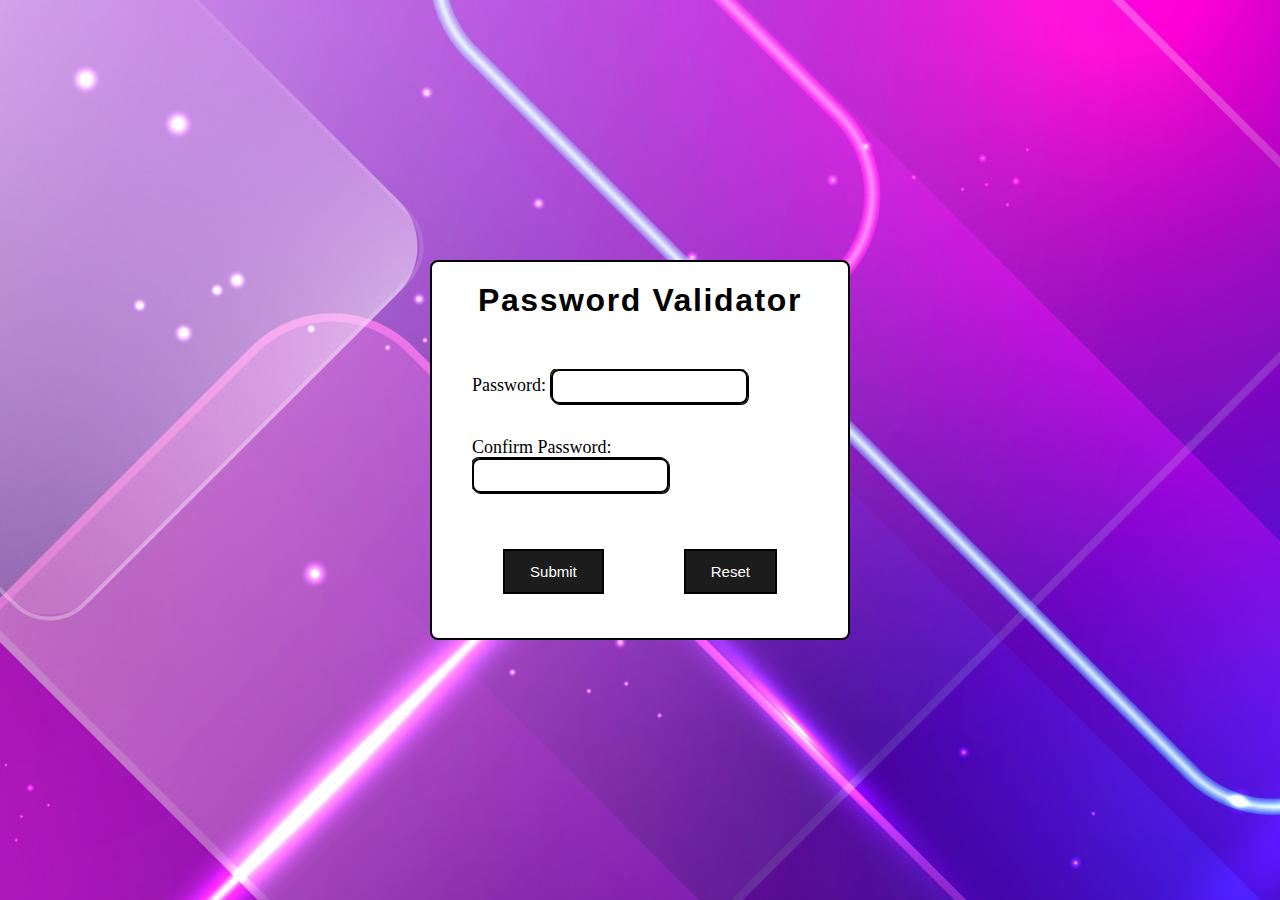
<file: index.html>
<!DOCTYPE html>
<html lang="en">
<head>
    <meta charset="UTF-8">
    <meta http-equiv="X-UA-Compatible" content="IE=edge">
    <meta name="viewport" content="width=device-width, initial-scale=1.0">
    <title>Password validator</title>
    <!-- Adding css -->
    <link rel="stylesheet" href="./style.css">
</head>
<body>
    <div class="conatiner">
        <h1>Password Validator</h1> 
        <form>
           <label for="Password">Password: <input type="password" required id="Pinput" ></label>
            <br>
           <label for="Confirm Password:">Confirm Password: <input type="password" required id="Cinput"></label>
           <br>
           <p id="display"></p>
        </form>
        <div class="btn">
        <button id="Submit">Submit</button>
        <button id="Reset">Reset</button> 
        </div>
    </div>
    <script src="./script.js"></script>
</body>
</html>
</file>
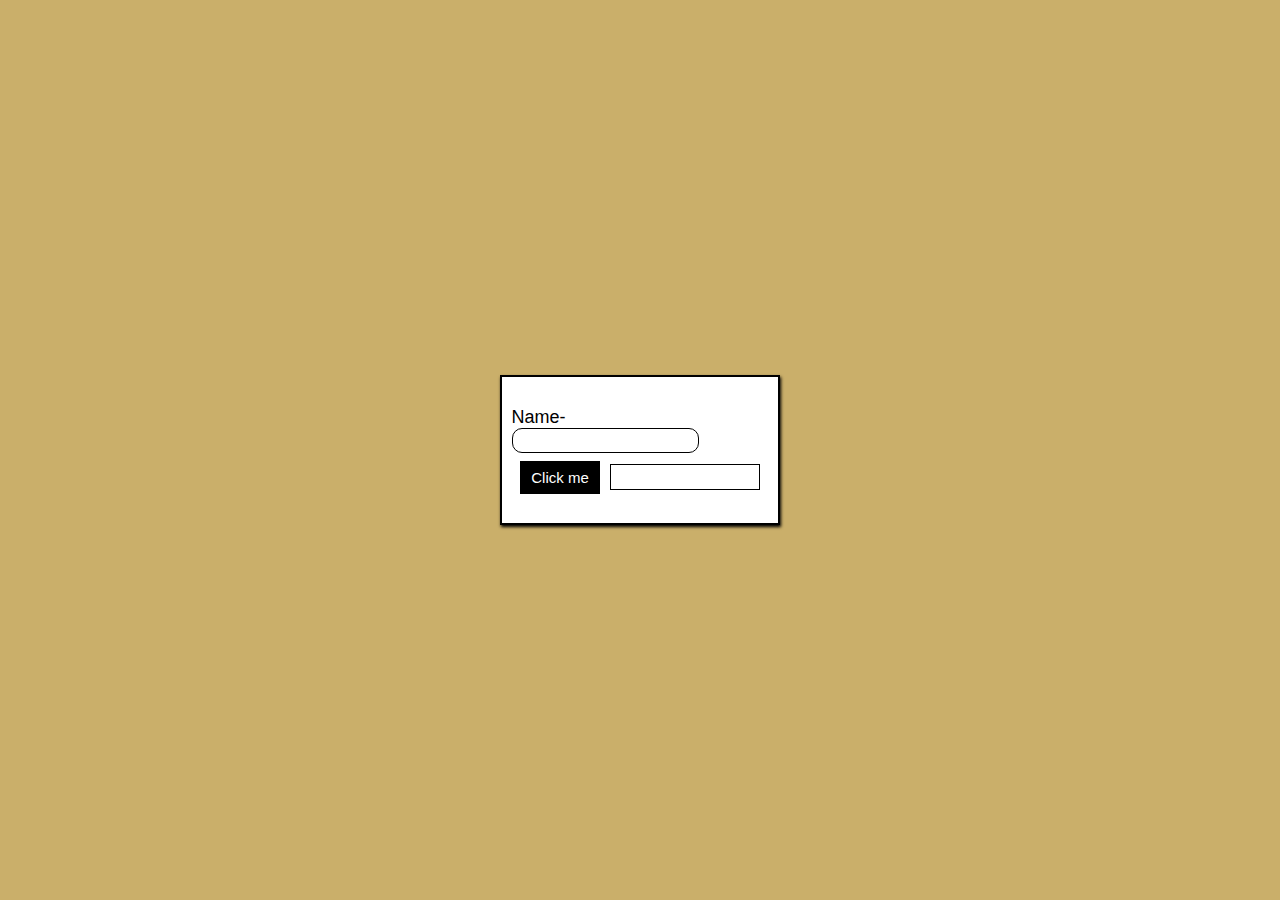
<file: Capitalize Project/index.html>
<!DOCTYPE html>
<html lang="en">
<head>
    <meta charset="UTF-8">
    <meta name="viewport" content="width=device-width, initial-scale=1.0">
    <title>CAPITALIZE PROJECT</title>
    <!-- CSS LINK -->
    <link rel="stylesheet" href="./style.css">
</head>
<body>
    <div class="container">
        <div class="input-field">
            <p>Name-</p>
            <input type="text" required id="input">
        </div>
        <div class="result-field">
            <button id="btn">Click me</button>
            <p id="result"></p>
        </div>
    </div>

    <!-- JavaScript FILE -->
    <script src="./script.js"></script>
</body>
</html>
</file>
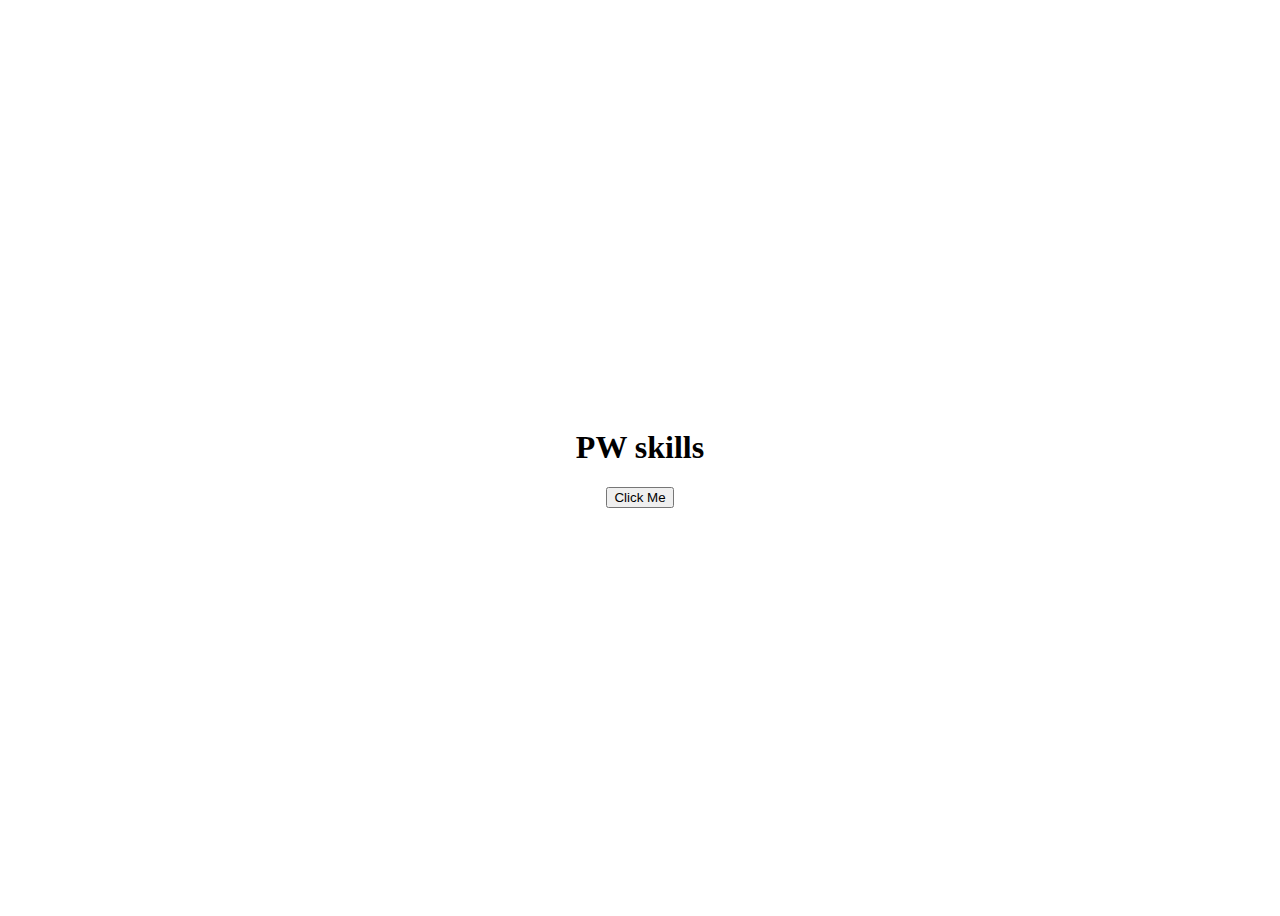
<file: Change Text on Button click./index.html>
<!DOCTYPE html>
<html lang="en">
  <head>
    <meta charset="UTF-8" />
    <meta http-equiv="X-UA-Compatible" content="IE=edge" />
    <meta name="viewport" content="width=device-width, initial-scale=1.0" />
    <title>Change Text on Button click</title>
   <!-- CSS LINK HERE -->
   <link rel="stylesheet" href="./style.css">
   
  </head>
  <body>
    <h1>PW skills</h1>
    <button onclick="toggleText()">Click Me</button>

    <!-- JAVASCRIPT LINK HERE -->
    <script src="./script.js"></script>
  </body>
</html>
</file>
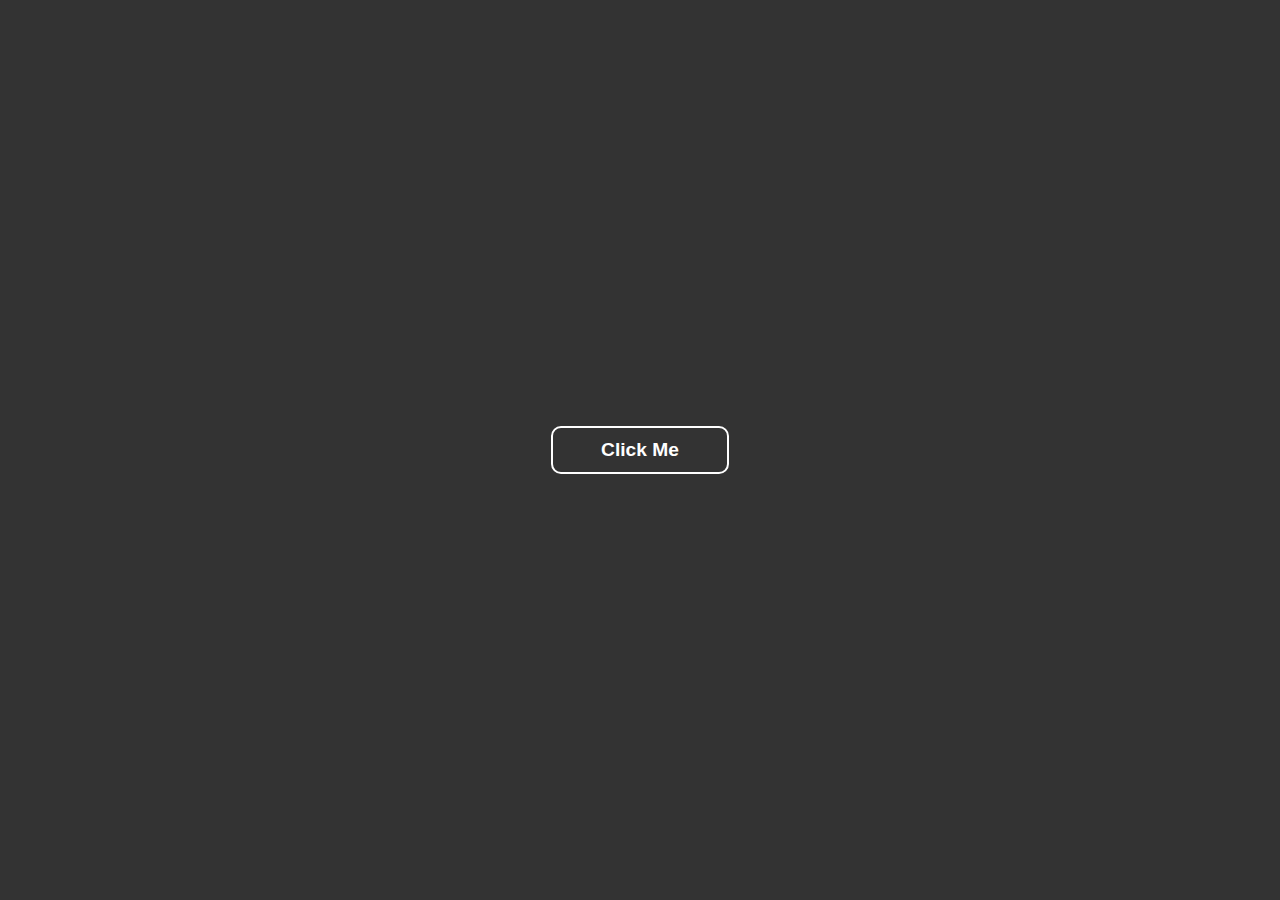
<file: Change the color on click/index.html>
<!DOCTYPE html>
<html lang="en">
  <head>
    <meta charset="UTF-8" />
    <meta http-equiv="X-UA-Compatible" content="IE=edge" />
    <meta name="viewport" content="width=device-width, initial-scale=1.0" />
    <title>random - color</title>
    <style>
      * {
        margin: 0;
        padding: 0;
      }

      body {
        height: 100vh;
        display: flex;
        justify-content: center;
        align-items: center;
        background-color: #333;
        transition: all 0.3s ease;
      }

      button {
        padding: 0.7rem 3rem;
        border-radius: 10px;
        font-size: 1.2rem;
        transition: all 0.5s ease;
        background-color: aliceblue;
        border: 2px solid #ffffff;
        position: relative;
        background-color: rgba(99, 99, 99, 0);
        overflow: hidden;
        font-weight: 600;
        color: rgb(255, 255, 255);
        z-index: 100;
      }

      button::after {
        content: "";
        width: 0%;
        height: 100%;
        background-color: rgb(199, 180, 31);
        position: absolute;
        top: 0;
        left: 0;
        z-index: -1;
        transition: all 0.5s ease;
      }
      button:hover::after {
        width: 100%;
      }
      button:hover {
        color: #000000;
      }
    </style>
  </head>

  <body>
    <button>Click Me</button>

    <script src="./script.js"></script>
  </body>
</html>
</file>
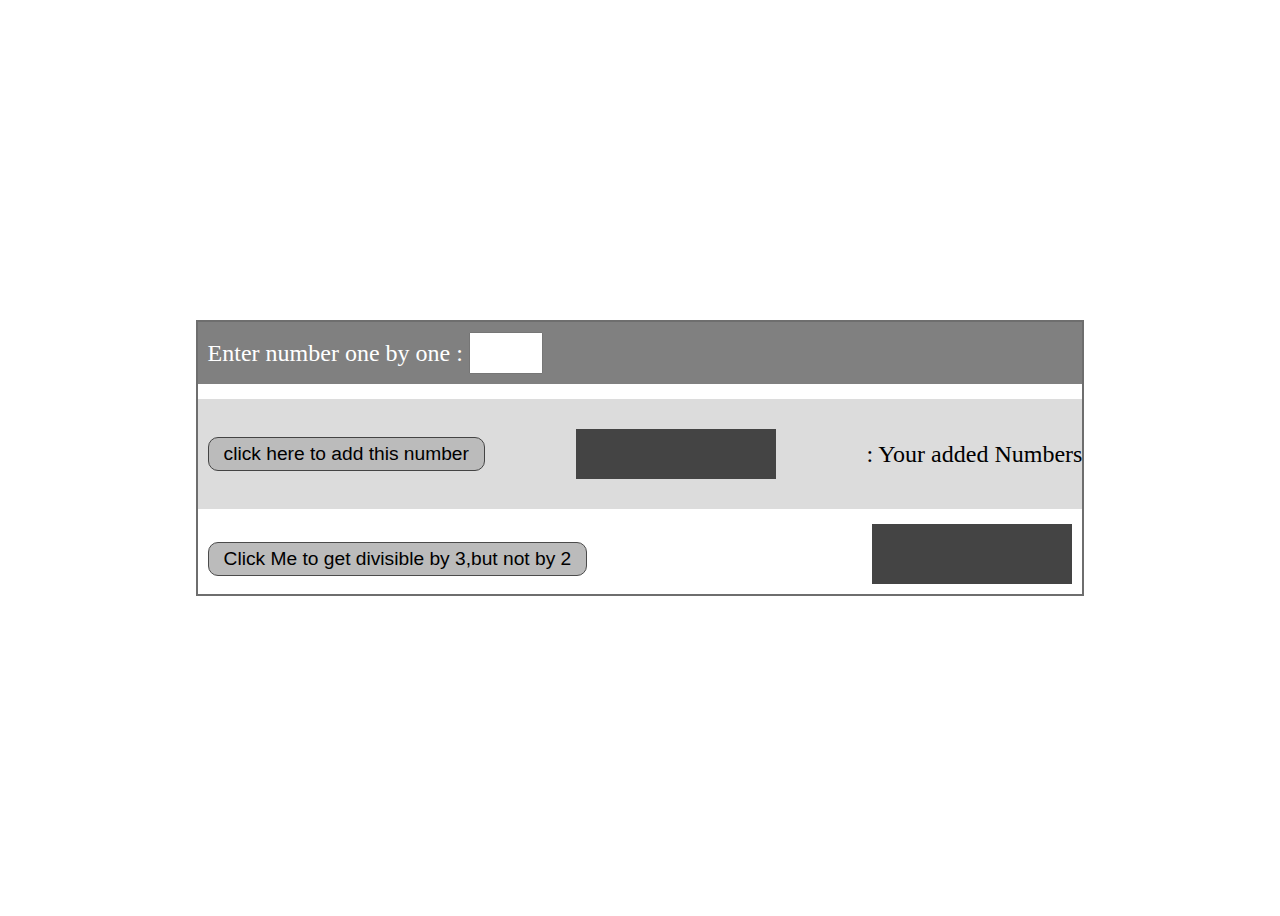
<file: Check for Visibility/index.html>
<!DOCTYPE html>
<html lang="en">
  <head>
    <meta charset="UTF-8" />
    <meta http-equiv="X-UA-Compatible" content="IE=edge" />
    <meta name="viewport" content="width=device-width, initial-scale=1.0" />
    <title>Document</title>
    <!-- CSS LINK HERE -->
    <link rel="stylesheet" href="./style.css" />
  </head>

  <body>
    <!-- START PROJECT -->
    <div class="container">
      <label for=""
        >Enter number one by one : <input type="number" name="" value=""
      /></label>

      <section class="middle">
        <input type="button" value="click here to add this number" />

        <span class="allnumbers"></span>
        <p>: Your added Numbers</p>
      </section>
      <section class="bottom">
        <input
          type="button"
          value="Click Me to get divisible by 3,but not by 2"
        />
        <div class="display"></div>
      </section>
    </div>
    <!-- JAVASCRIPT LINK HERE -->
    <script src="./script.js"></script>
  </body>
</html>
</file>
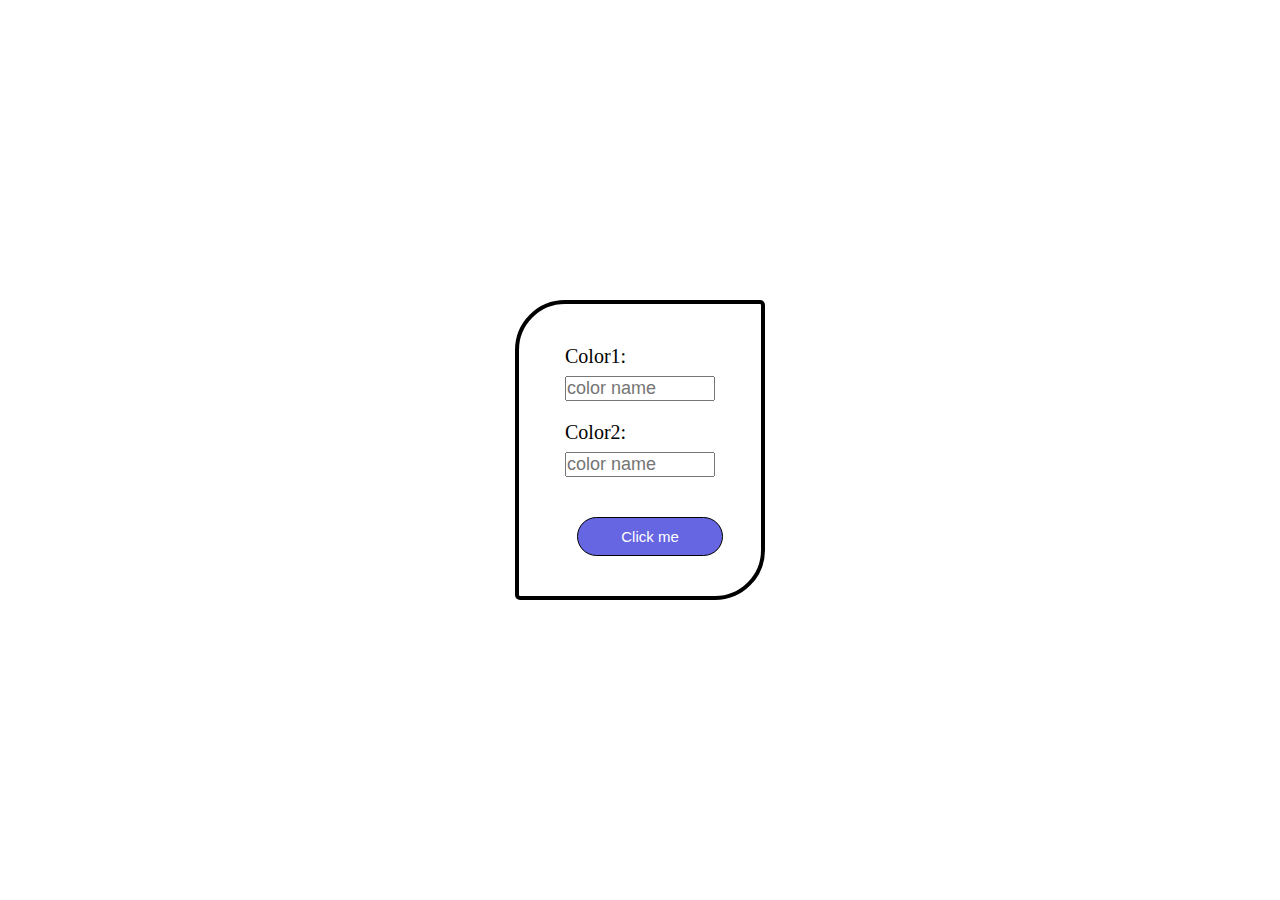
<file: Color Mixer/index.html>
<!DOCTYPE html>
<html lang="en">
  <head>
    <meta charset="UTF-8" />
    <meta http-equiv="X-UA-Compatible" content="IE=edge" />
    <meta name="viewport" content="width=device-width, initial-scale=1.0" />
    <title>COLOR MIXER PROJECT</title>
  </head>
  <!-- CSS FILE LINK -->
  <link rel="stylesheet" href="./style.css" />
  <body>
    <!-- PROJECT START -->
    <div class="box">

        <!-- COLOR BOX 1 -->
      <div class="color1">
        <p>Color1:</p>
        <input type="text" id="color1" placeholder="color name" />
      </div>

      <!-- COLOR BOX 2 -->
      <div class="color2">
        <p>Color2:</p>
        <input type="text" id="color2" placeholder="color name" />
      </div>

      <!-- BUTTON -->
      <button id="btn" onclick="chagecolor()">Click me</button>
    </div>

    <!-- SCRIPT FILE-->
    <script src="./script.js"></script>
  </body>
</html>
</file>
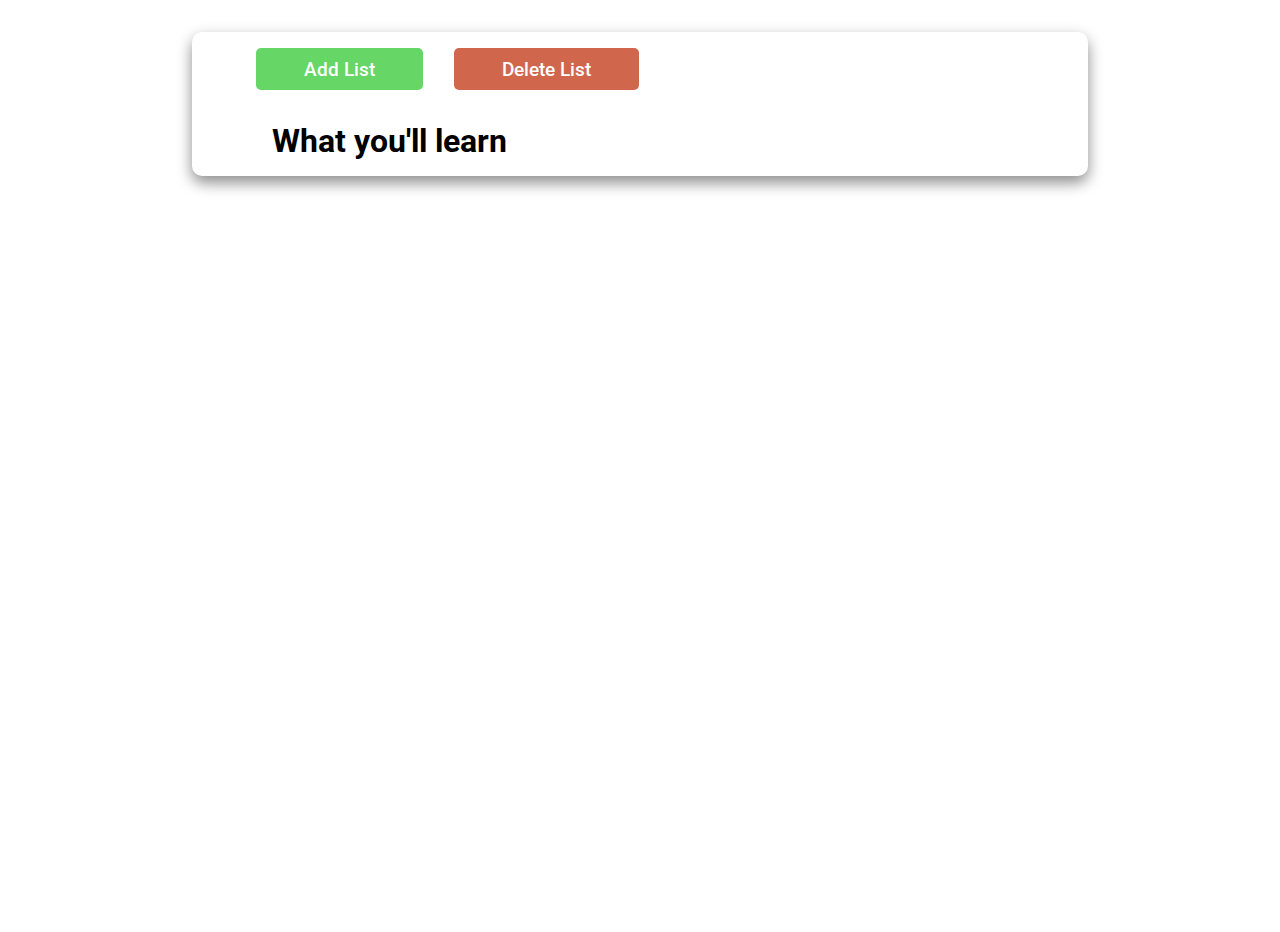
<file: Dynamically Adding List Items to an Ordered List/index.html>
<!DOCTYPE html>
<html lang="en">
<head>
    <meta charset="UTF-8">
    <meta http-equiv="X-UA-Compatible" content="IE=edge">
    <meta name="viewport" content="width=device-width, initial-scale=1.0">
    <title>Dynamically adding list item</title>
    <!-- css  -->
    <link rel="stylesheet" href="./style.css">

    <link rel="stylesheet" href="https://cdnjs.cloudflare.com/ajax/libs/font-awesome/6.4.0/css/all.min.css" integrity="sha512-iecdLmaskl7CVkqkXNQ/ZH/XLlvWZOJyj7Yy7tcenmpD1ypASozpmT/E0iPtmFIB46ZmdtAc9eNBvH0H/ZpiBw==" crossorigin="anonymous" referrerpolicy="no-referrer" />
</head>
<body>
    <div class="container">
        <div class="btns">
            <button onclick="add()">Add List</button>
            <button onclick="del()">Delete List</button>
        </div>
        <div class="lists">
            <h2>What you'll learn</h2>
            <ul>
                
            </ul>
        </div>
    </div>

    <script src="./script.js"></script>
</body>
</html>
</file>
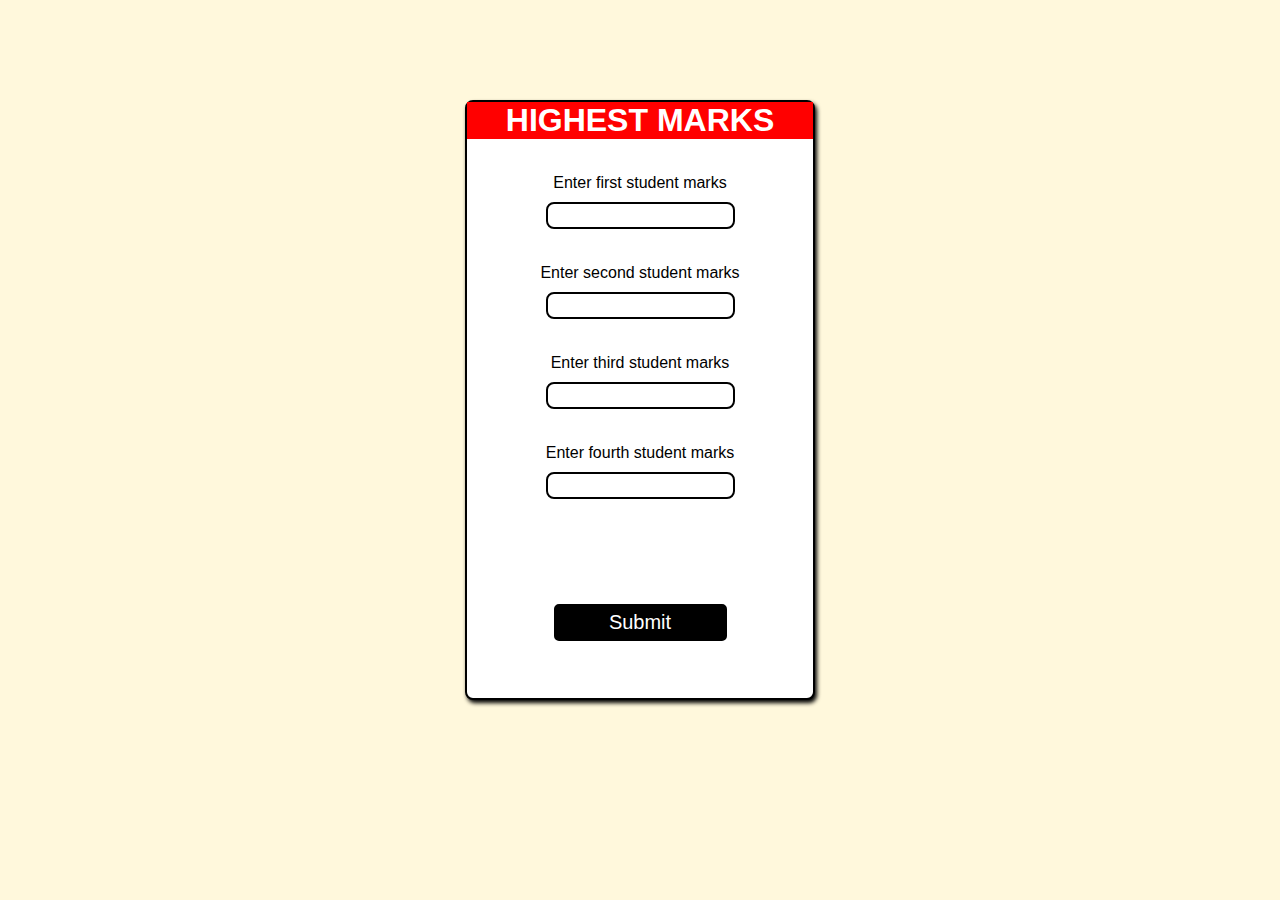
<file: Highest Marks/index.html>
<!DOCTYPE html>
<html lang="en">
<head>
    <meta charset="UTF-8">
    <meta name="viewport" content="width=device-width, initial-scale=1.0">
    <title>Highest Marks</title>
</head>
<!-- Adding css file -->
<link rel="stylesheet" href="./style.css">
<body>
    <div class="box">
        <h1>HIGHEST MARKS</h1>
        <p>Enter first student marks </p>
        <input type="number" required class="input" id="student1">
        <p>Enter second student marks </p>
        <input type="number" required class="input"  id="student2">
        <p>Enter third student marks </p>
        <input type="number" required class="input"  id="student3">
        <p>Enter fourth student marks </p>
        <input type="number" required class="input"  id="student4">
        <p id="display"></p>
        <button id="submit-btn" onclick="findHighestMarks()"> Submit </button>
      
        
    </div>
    <script src="./script.js"></script>
</body>
</html>
</file>
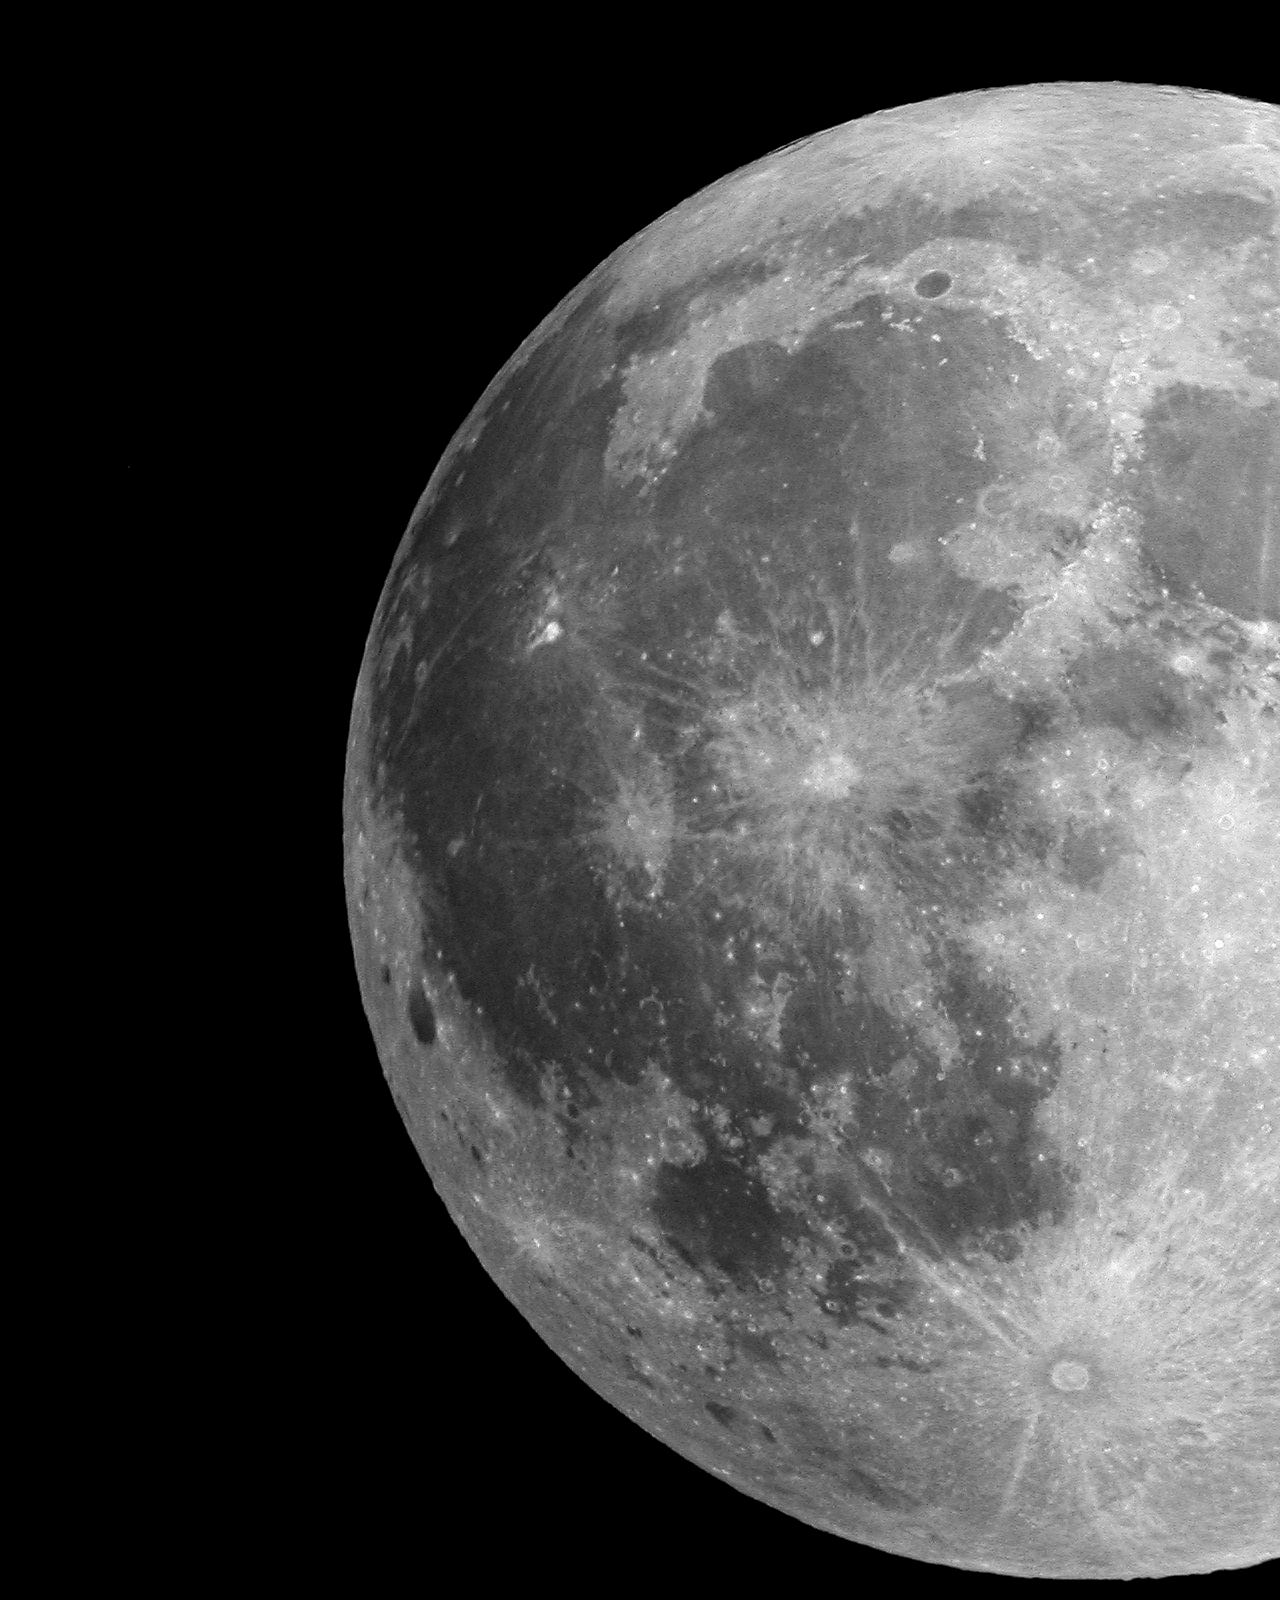
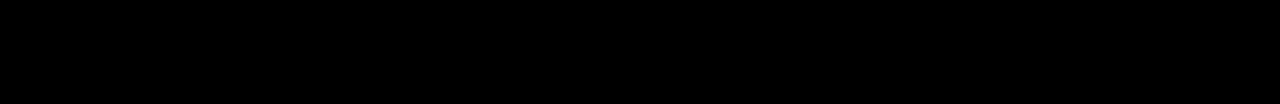
<file: Move the Image/index.html>
<!DOCTYPE html>
<html lang="en">
  <head>
    <meta charset="UTF-8" />
    <meta http-equiv="X-UA-Compatible" content="IE=edge" />
    <meta name="viewport" content="width=device-width, initial-scale=1.0" />
    <title>Document</title>
    <!-- CSS LINK HERE -->
    <link rel="stylesheet" href="./style.css">

  </head>
  <body>
    <!-- PROJECT START -->
    <img id="image" src="./pngwing.com (19).png" />

    <!-- JAVASCRIPT LINK HERE -->
    <script src="./script.js"></script>
  </body>
</html>
</file>
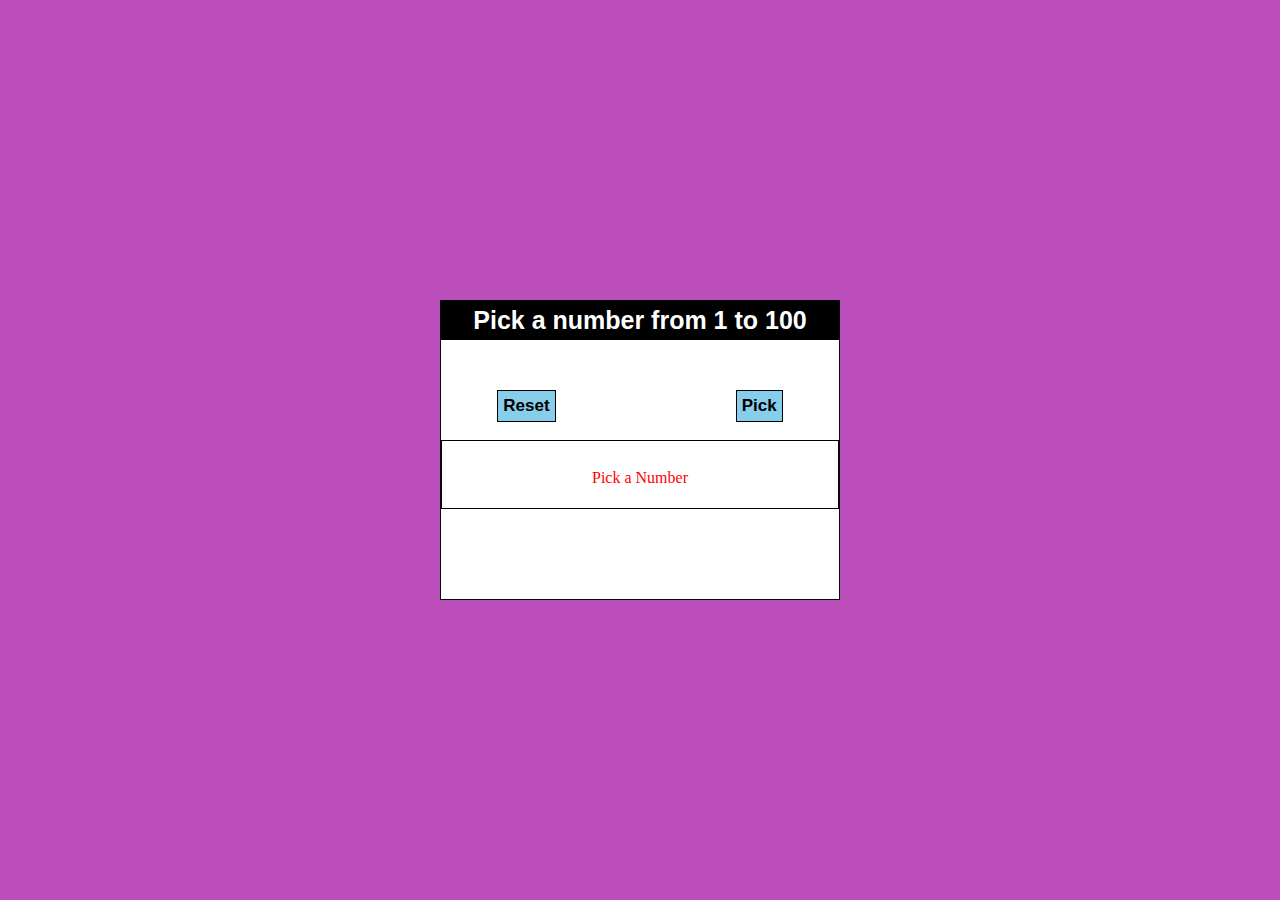
<file: Random Number Generator/index.html>
<!DOCTYPE html>
<html lang="en">
<head>
    <meta charset="UTF-8">
    <meta name="viewport" content="width=device-width, initial-scale=1.0">
    <title>RANDOM NUMBER GENERATOR</title>
    <!-- CSS LINK -->
    <link rel="stylesheet" href="./style.css">
</head>
<body>
    <div class="card">
        <h1>Pick a number from 1 to 100</h1>
        <div class="btn">
            <button id="reset-btn">Reset</button>
            <button id="pick-btn">Pick</button>
        </div>
        <p id="displayResult">Pick a Number</p>
    </div>

    <!-- JAVASCRIPT LINK FILE -->
    <script src="./script.js"></script>
</body>
</html>
</file>
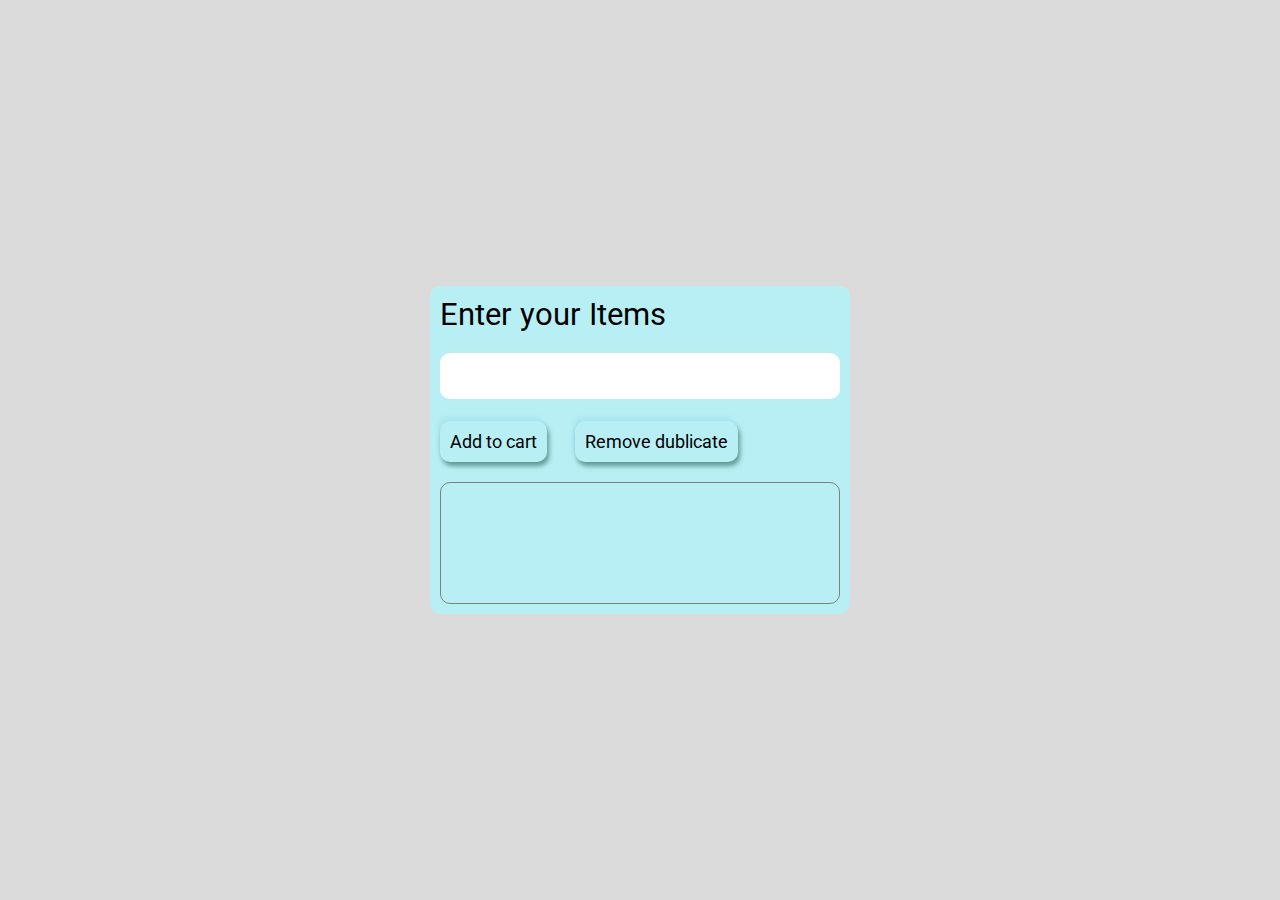
<file: Remove Duplicates/index.html>
<!DOCTYPE html>
<html lang="en">

<head>
    <meta charset="UTF-8">
    <meta http-equiv="X-UA-Compatible" content="IE=edge">
    <meta name="viewport" content="width=device-width, initial-scale=1.0">
    <title>Document</title>

    <!-- CSS LINK HERE -->
    <link rel="stylesheet" href="./style.css">
</head>

<body>
    <!--    PROJECT START -->
    <div class="container">
        <label for="">Enter your Items</label>
        <input type="text" value="">

        <!-- BUTTON -->
        <div class="btns">
            <button class="addBtn">Add to cart</button>
            <button class="removeDublicate" >Remove dublicate</button>
        </div>
        <ul></ul>
    </div>
    <!-- JAVASCRIPT LINK HERE -->
    <script src="./script.js"></script>
</body>

</html>
</file>
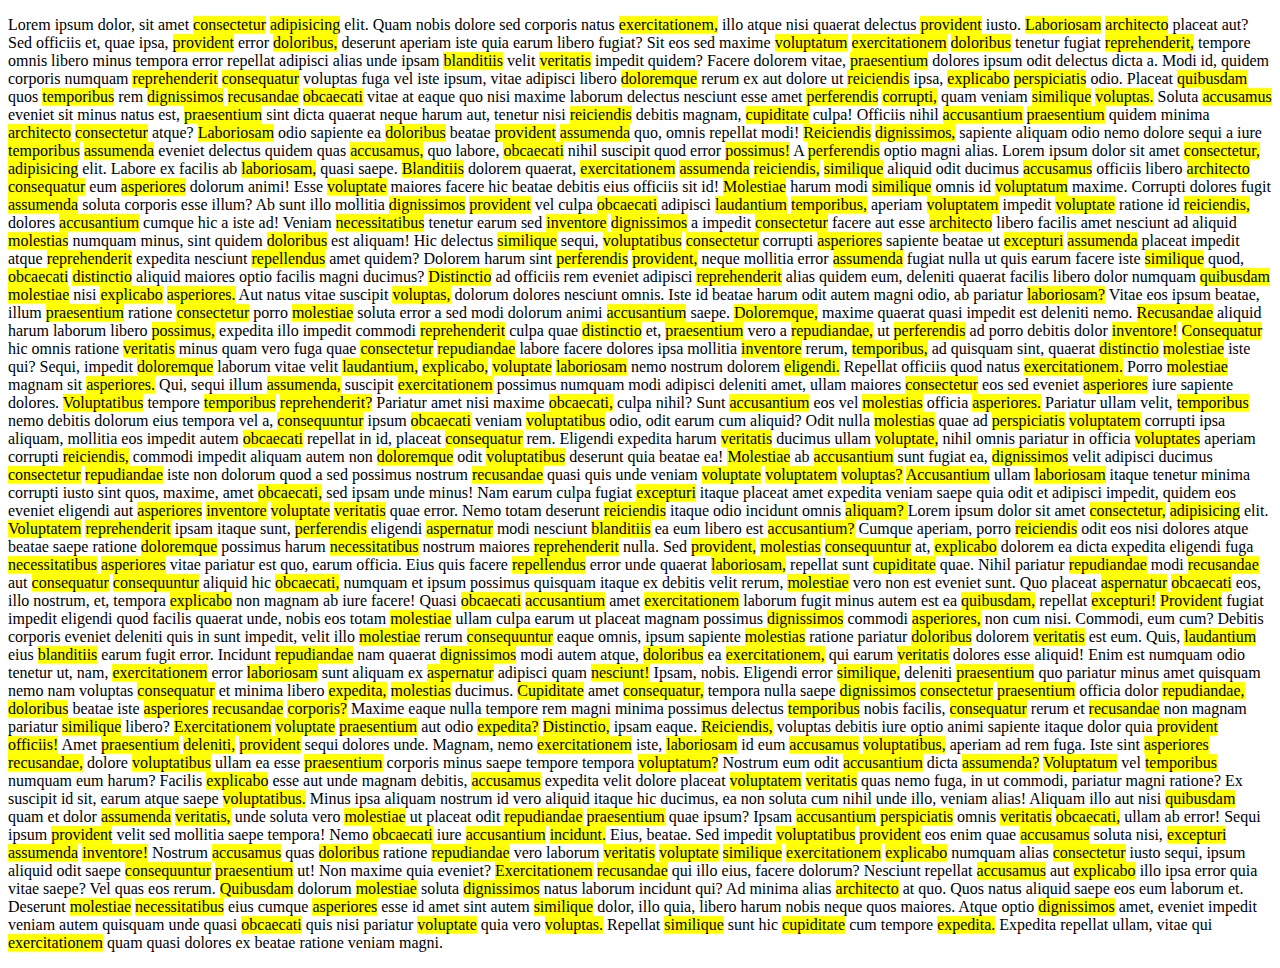
<file: Text Highlighting/index.html>
<!DOCTYPE html>
<html lang="en">
<head>
    <meta charset="UTF-8">
    <meta http-equiv="X-UA-Compatible" content="IE=edge">
    <meta name="viewport" content="width=device-width, initial-scale=1.0">
    <title>Document</title>
</head>
<body>
    <p>Lorem ipsum dolor, sit amet consectetur adipisicing elit. Quam nobis dolore sed corporis natus exercitationem, illo atque nisi quaerat delectus provident iusto. Laboriosam architecto placeat aut? Sed officiis et, quae ipsa, provident error doloribus, deserunt aperiam iste quia earum libero fugiat? Sit eos sed maxime voluptatum exercitationem doloribus tenetur fugiat reprehenderit, tempore omnis libero minus tempora error repellat adipisci alias unde ipsam blanditiis velit veritatis impedit quidem? Facere dolorem vitae, praesentium dolores ipsum odit delectus dicta a. Modi id, quidem corporis numquam reprehenderit consequatur voluptas fuga vel iste ipsum, vitae adipisci libero doloremque rerum ex aut dolore ut reiciendis ipsa, explicabo perspiciatis odio. Placeat quibusdam quos temporibus rem dignissimos recusandae obcaecati vitae at eaque quo nisi maxime laborum delectus nesciunt esse amet perferendis corrupti, quam veniam similique voluptas. Soluta accusamus eveniet sit minus natus est, praesentium sint dicta quaerat neque harum aut, tenetur nisi reiciendis debitis magnam, cupiditate culpa! Officiis nihil accusantium praesentium quidem minima architecto consectetur atque? Laboriosam odio sapiente ea doloribus beatae provident assumenda quo, omnis repellat modi! Reiciendis dignissimos, sapiente aliquam odio nemo dolore sequi a iure temporibus assumenda eveniet delectus quidem quas accusamus, quo labore, obcaecati nihil suscipit quod error possimus! A perferendis optio magni alias.
        Lorem ipsum dolor sit amet consectetur, adipisicing elit. Labore ex facilis ab laboriosam, quasi saepe. Blanditiis dolorem quaerat, exercitationem assumenda reiciendis, similique aliquid odit ducimus accusamus officiis libero architecto consequatur eum asperiores dolorum animi! Esse voluptate maiores facere hic beatae debitis eius officiis sit id! Molestiae harum modi similique omnis id voluptatum maxime. Corrupti dolores fugit assumenda soluta corporis esse illum? Ab sunt illo mollitia dignissimos provident vel culpa obcaecati adipisci laudantium temporibus, aperiam voluptatem impedit voluptate ratione id reiciendis, dolores accusantium cumque hic a iste ad! Veniam necessitatibus tenetur earum sed inventore dignissimos a impedit consectetur facere aut esse architecto libero facilis amet nesciunt ad aliquid molestias numquam minus, sint quidem doloribus est aliquam! Hic delectus similique sequi, voluptatibus consectetur corrupti asperiores sapiente beatae ut excepturi assumenda placeat impedit atque reprehenderit expedita nesciunt repellendus amet quidem? Dolorem harum sint perferendis provident, neque mollitia error assumenda fugiat nulla ut quis earum facere iste similique quod, obcaecati distinctio aliquid maiores optio facilis magni ducimus? Distinctio ad officiis rem eveniet adipisci reprehenderit alias quidem eum, deleniti quaerat facilis libero dolor numquam quibusdam molestiae nisi explicabo asperiores. Aut natus vitae suscipit voluptas, dolorum dolores nesciunt omnis. Iste id beatae harum odit autem magni odio, ab pariatur laboriosam? Vitae eos ipsum beatae, illum praesentium ratione consectetur porro molestiae soluta error a sed modi dolorum animi accusantium saepe. Doloremque, maxime quaerat quasi impedit est deleniti nemo. Recusandae aliquid harum laborum libero possimus, expedita illo impedit commodi reprehenderit culpa quae distinctio et, praesentium vero a repudiandae, ut perferendis ad porro debitis dolor inventore! Consequatur hic omnis ratione veritatis minus quam vero fuga quae consectetur repudiandae labore facere dolores ipsa mollitia inventore rerum, temporibus, ad quisquam sint, quaerat distinctio molestiae iste qui? Sequi, impedit doloremque laborum vitae velit laudantium, explicabo, voluptate laboriosam nemo nostrum dolorem eligendi. Repellat officiis quod natus exercitationem. Porro molestiae magnam sit asperiores. Qui, sequi illum assumenda, suscipit exercitationem possimus numquam modi adipisci deleniti amet, ullam maiores consectetur eos sed eveniet asperiores iure sapiente dolores. Voluptatibus tempore temporibus reprehenderit? Pariatur amet nisi maxime obcaecati, culpa nihil? Sunt accusantium eos vel molestias officia asperiores. Pariatur ullam velit, temporibus nemo debitis dolorum eius tempora vel a, consequuntur ipsum obcaecati veniam voluptatibus odio, odit earum cum aliquid? Odit nulla molestias quae ad perspiciatis voluptatem corrupti ipsa aliquam, mollitia eos impedit autem obcaecati repellat in id, placeat consequatur rem. Eligendi expedita harum veritatis ducimus ullam voluptate, nihil omnis pariatur in officia voluptates aperiam corrupti reiciendis, commodi impedit aliquam autem non doloremque odit voluptatibus deserunt quia beatae ea! Molestiae ab accusantium sunt fugiat ea, dignissimos velit adipisci ducimus consectetur repudiandae iste non dolorum quod a sed possimus nostrum recusandae quasi quis unde veniam voluptate voluptatem voluptas? Accusantium ullam laboriosam itaque tenetur minima corrupti iusto sint quos, maxime, amet obcaecati, sed ipsam unde minus! Nam earum culpa fugiat excepturi itaque placeat amet expedita veniam saepe quia odit et adipisci impedit, quidem eos eveniet eligendi aut asperiores inventore voluptate veritatis quae error. Nemo totam deserunt reiciendis itaque odio incidunt omnis aliquam?
        Lorem ipsum dolor sit amet consectetur, adipisicing elit. Voluptatem reprehenderit ipsam itaque sunt, perferendis eligendi aspernatur modi nesciunt blanditiis ea eum libero est accusantium? Cumque aperiam, porro reiciendis odit eos nisi dolores atque beatae saepe ratione doloremque possimus harum necessitatibus nostrum maiores reprehenderit nulla. Sed provident, molestias consequuntur at, explicabo dolorem ea dicta expedita eligendi fuga necessitatibus asperiores vitae pariatur est quo, earum officia. Eius quis facere repellendus error unde quaerat laboriosam, repellat sunt cupiditate quae. Nihil pariatur repudiandae modi recusandae aut consequatur consequuntur aliquid hic obcaecati, numquam et ipsum possimus quisquam itaque ex debitis velit rerum, molestiae vero non est eveniet sunt. Quo placeat aspernatur obcaecati eos, illo nostrum, et, tempora explicabo non magnam ab iure facere! Quasi obcaecati accusantium amet exercitationem laborum fugit minus autem est ea quibusdam, repellat excepturi! Provident fugiat impedit eligendi quod facilis quaerat unde, nobis eos totam molestiae ullam culpa earum ut placeat magnam possimus dignissimos commodi asperiores, non cum nisi. Commodi, eum cum? Debitis corporis eveniet deleniti quis in sunt impedit, velit illo molestiae rerum consequuntur eaque omnis, ipsum sapiente molestias ratione pariatur doloribus dolorem veritatis est eum. Quis, laudantium eius blanditiis earum fugit error. Incidunt repudiandae nam quaerat dignissimos modi autem atque, doloribus ea exercitationem, qui earum veritatis dolores esse aliquid! Enim est numquam odio tenetur ut, nam, exercitationem error laboriosam sunt aliquam ex aspernatur adipisci quam nesciunt! Ipsam, nobis. Eligendi error similique, deleniti praesentium quo pariatur minus amet quisquam nemo nam voluptas consequatur et minima libero expedita, molestias ducimus. Cupiditate amet consequatur, tempora nulla saepe dignissimos consectetur praesentium officia dolor repudiandae, doloribus beatae iste asperiores recusandae corporis? Maxime eaque nulla tempore rem magni minima possimus delectus temporibus nobis facilis, consequatur rerum et recusandae non magnam pariatur similique libero? Exercitationem voluptate praesentium aut odio expedita? Distinctio, ipsam eaque. Reiciendis, voluptas debitis iure optio animi sapiente itaque dolor quia provident officiis! Amet praesentium deleniti, provident sequi dolores unde. Magnam, nemo exercitationem iste, laboriosam id eum accusamus voluptatibus, aperiam ad rem fuga. Iste sint asperiores recusandae, dolore voluptatibus ullam ea esse praesentium corporis minus saepe tempore tempora voluptatum? Nostrum eum odit accusantium dicta assumenda? Voluptatum vel temporibus numquam eum harum? Facilis explicabo esse aut unde magnam debitis, accusamus expedita velit dolore placeat voluptatem veritatis quas nemo fuga, in ut commodi, pariatur magni ratione? Ex suscipit id sit, earum atque saepe voluptatibus. Minus ipsa aliquam nostrum id vero aliquid itaque hic ducimus, ea non soluta cum nihil unde illo, veniam alias! Aliquam illo aut nisi quibusdam quam et dolor assumenda veritatis, unde soluta vero molestiae ut placeat odit repudiandae praesentium quae ipsum? Ipsam accusantium perspiciatis omnis veritatis obcaecati, ullam ab error! Sequi ipsum provident velit sed mollitia saepe tempora! Nemo obcaecati iure accusantium incidunt. Eius, beatae. Sed impedit voluptatibus provident eos enim quae accusamus soluta nisi, excepturi assumenda inventore! Nostrum accusamus quas doloribus ratione repudiandae vero laborum veritatis voluptate similique exercitationem explicabo numquam alias consectetur iusto sequi, ipsum aliquid odit saepe consequuntur praesentium ut! Non maxime quia eveniet? Exercitationem recusandae qui illo eius, facere dolorum? Nesciunt repellat accusamus aut explicabo illo ipsa error quia vitae saepe? Vel quas eos rerum. Quibusdam dolorum molestiae soluta dignissimos natus laborum incidunt qui? Ad minima alias architecto at quo. Quos natus aliquid saepe eos eum laborum et. Deserunt molestiae necessitatibus eius cumque asperiores esse id amet sint autem similique dolor, illo quia, libero harum nobis neque quos maiores. Atque optio dignissimos amet, eveniet impedit veniam autem quisquam unde quasi obcaecati quis nisi pariatur voluptate quia vero voluptas. Repellat similique sunt hic cupiditate cum tempore expedita. Expedita repellat ullam, vitae qui exercitationem quam quasi dolores ex beatae ratione veniam magni.
    </p>

    <script src="./script.js"></script>
</body>
</html>
</file>
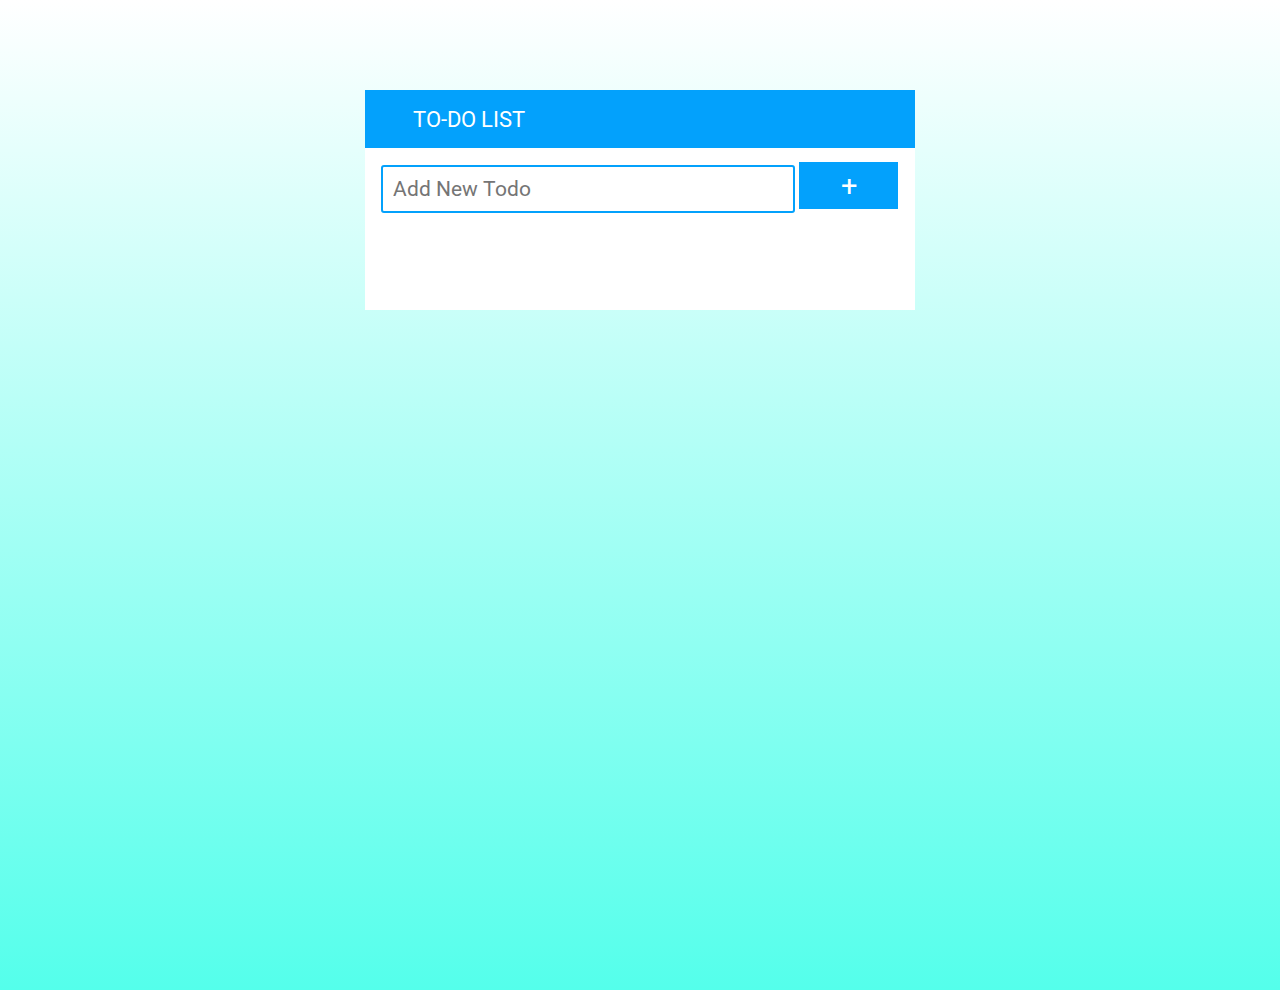
<file: Todo App/index.html>
<!DOCTYPE html>
<html lang="en">
  <head>
    <meta charset="UTF-8" />
    <meta http-equiv="X-UA-Compatible" content="IE=edge" />
    <meta name="viewport" content="width=device-width, initial-scale=1.0" />
    <title>to do</title>
    <!-- css  -->
    <link rel="stylesheet" href="./style.css" />

    <link
      rel="stylesheet"
      href="https://cdnjs.cloudflare.com/ajax/libs/font-awesome/6.4.0/css/all.min.css"
      integrity="sha512-iecdLmaskl7CVkqkXNQ/ZH/XLlvWZOJyj7Yy7tcenmpD1ypASozpmT/E0iPtmFIB46ZmdtAc9eNBvH0H/ZpiBw=="
      crossorigin="anonymous"
      referrerpolicy="no-referrer"
    />
  </head>

  <body>
    <div class="todo_container">
      <div class="inputs">
        <input type="text" name="" id="" placeholder="Add New Todo" />
        <input type="button" value="+" />
      </div>
      <ul></ul>
    </div>
    <script src="./script.js"></script>
  </body>
</html>
</file>
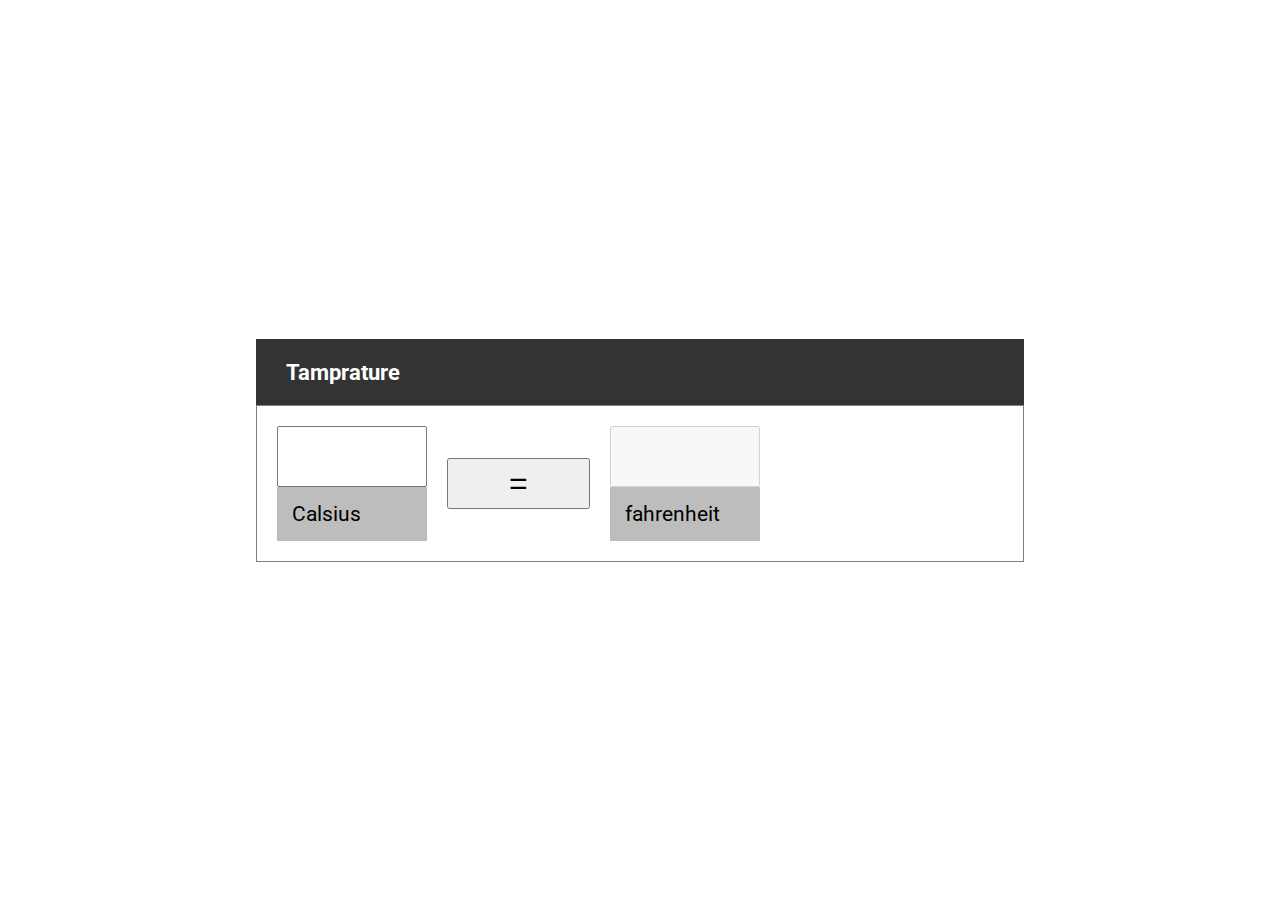
<file: Unit converter/index.html>
<!DOCTYPE html>
<html lang="en">
  <head>
    <meta charset="UTF-8" />
    <meta http-equiv="X-UA-Compatible" content="IE=edge" />
    <meta name="viewport" content="width=device-width, initial-scale=1.0" />
    <title>Document</title>
    <!-- CSS LINK HERE -->
    <link rel="stylesheet" href="./style.css" />
  </head>
  <body>
    <!-- START PROJECT -->
    <div>
      <h1>Tamprature</h1>
      <div class="container">
        <div class="calsius">
          <input type="number" id="calsius" />
          <label for="calsius">Calsius</label>
        </div>
        <input type="button" value="=" />
        <div class="fahrenheit">
          <input type="number" id="fahrenheit" disabled value="" />
          <label for="fahrenheit">fahrenheit</label>
        </div>
      </div>
    </div>
    <!-- JAVASCRIPT LINK HERE -->
    <script src="./script.js"></script>
  </body>
</html>
</file>
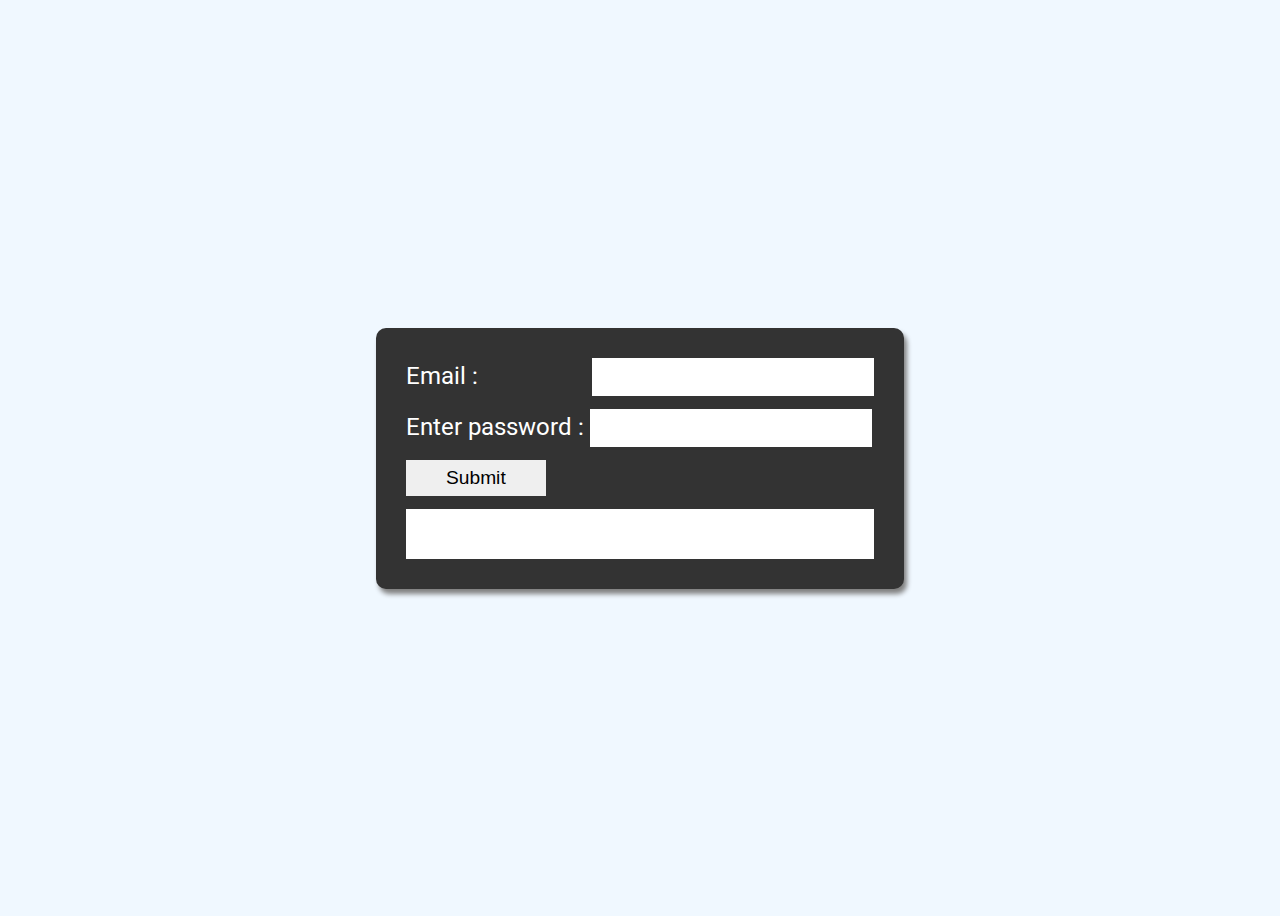
<file: Validate Password/index.html>
<!DOCTYPE html>
<html lang="en">
<head>
    <meta charset="UTF-8">
    <meta http-equiv="X-UA-Compatible" content="IE=edge">
    <meta name="viewport" content="width=device-width, initial-scale=1.0">
    <title>Document</title>
    <!-- CSS LINK HERE -->
    <link rel="stylesheet" href="./style.css">

</head>
<body>
    <!-- PROJECT START -->
    <div class="container">
        <label for="email">Email :&nbsp;&nbsp;&nbsp;&nbsp;&nbsp;&nbsp;&nbsp;&nbsp;&nbsp;&nbsp;&nbsp;&nbsp;&nbsp;&nbsp;&nbsp;&nbsp;&nbsp;&nbsp; <input type="text" id="email"></label>
        <label for="password">Enter password : <input type="password" name="" id="password"></label>
        <input type="button" value="Submit">
        <div class="display"></div>
    </div>
     <!-- JAVASCRIPT LINK HERE -->
    <script src="./script.js"></script>
</body>
</html>
</file>
<file: style.css>
*{
    margin: 0px;
    padding: 0px;
    box-sizing: border-box;
    overflow: hidden;
}

body{
    height: 100vh;
    display: flex;
    align-items: center;
    justify-content: center;
    flex-direction: column;
    background-image: url(back.jpg);
}

.conatiner{
    position: relative;
    height: 380px;
    width: 420px;
    background: white;
    border: 2px solid black;
    border-radius: 8px;
  
}

.conatiner h1{
    color: #000000;
    font-weight: 600;
    font-family: sans-serif;
    text-align: center;
    letter-spacing: 0.1rem;
    margin-top: 20px;
}

.conatiner form{
    position: absolute;
    padding: 50px 40px;
    border-radius: 8px;
    z-index: 2;
    display: flex;
    flex-direction: column; 
    justify-content: center;  
}

.conatiner form input{
    margin-bottom: 15px;
    padding: 8px;
    background-color: transparent;
    color: #000000;
    border: 2px solid black;
    border-radius: 8px;
    box-shadow:  1px 1px  #000000, -1px -1px  #000000;
}
.conatiner form label{
    font-size: 18px;
    color: black;
}

.btn{
    display: flex;
    flex-direction: row;
    align-items: center;
    justify-content: center;
    margin-top: 230px;
    gap: 80px;
}
.btn button{
    padding: 12px 25px;
    border: 2px solid black;
    font-size: 15px;
    background-color: #1c1c1c;
    color: #fff;
    cursor: pointer;
}
</file>
<file: Capitalize Project/style.css>
*{
    margin: 0;
    padding: 0;
    box-sizing: border-box;
    overflow: hidden;
}
body{
    height: 100vh;
    width: 100wh;
    align-items: center;
    justify-content: center;
    display: flex;
    background-color: rgb(202, 175, 106);
}
.container{
    height: 150px;
    width: 280px;
    display: flex;
    flex-direction: column;
    justify-content: center;
    align-items: center;
    border: 2px solid black;
    box-shadow: 1px 2px 3px;
    background-color: #fff;
}
.input-field{
    margin-left: -70px;
}
.input-field p{
    font-size: 18px;
    font-family: sans-serif;
    font-weight: 500;
}
.container input{
    padding: 4px;
    border: 1px solid black;
    color: black;
    border-radius: 10px;
}
.result-field{
    display: flex;
    flex-direction: row;
    align-items: center;
    gap: 10px;
    align-items: center;
    justify-content: center;
    margin-top: 8px;
}
#btn{
    padding: 8px 11px;
    border: none;
    background-color: black;
    color: white;
    font-size: 15px;
    font-weight: 500;
    font-family: sans-serif;
}
#result{
    height: 26px;
    width: 150px;
    border: 1px solid black;
    background: #fff;
}
</file>
<file: Change Text on Button click./style.css>
body {
    height: 100vh;
    display: flex;
    justify-content: center;
    align-items: center;
    flex-direction: column;
}
</file>
<file: Check for Visibility/style.css>
body {
    height: 100vh;
    display: flex;
    justify-content: center;
    align-items: center;
}
.container {
    display: flex;
    justify-content: center;
    flex-direction: column;
    border: 2px solid rgb(110, 110, 110);
    /* padding: 20px; */
    gap: 15px;
    font-size: 1.5rem;
    width: 70%;
} 

input[type="number"] {
    padding: 5px 10px;
    width: 50px;
    font-size: 1.5rem;

}
label {
    background-color: gray;
    padding: 10px;
    color: white;
}

.middle {
    width: 100%;
    background-color: gainsboro;
    display: flex;
    align-items: center;
    justify-content: space-between;
}
.middle input {
    padding: 5px 10px;  
    padding: 5px 15px;
    background-color: #bbbbbb;
    font-size: 1.2rem;
    border-radius: 10px;
    margin-left: 10px;
    border: 1px solid #444;

}
input:hover {
    opacity: .6;
}
.middle span {
    display: inline-block;
    height: 50px;
    font-size: 2rem;
    margin-top: 30px;
    background-color: #444;
    color: white;
    width: 200px;
    text-align: center;
    margin-bottom: 30px;
}
.bottom {
    display: flex;
    align-items: center;
    justify-content: space-between;
}
.bottom input {
    padding: 5px 15px;
    border: 1px solid rgb(75, 75, 75);
    background-color: #bbbbbb;
    font-size: 1.2rem;
    margin-left: 10px;
    border-radius: 10px;
}
.display {
    display: flex;
    align-items: center;
    justify-content: center;
    font-size: 2rem;
    margin-bottom: 10px;
    margin-right: 10px;
    width: 200px;
    height: 60px;
    background-color: #444;
    color: white;
}
</file>
<file: Color Mixer/style.css>
*{
    margin: 0px;
    padding: 0px;
    outline: none;
    box-sizing: border-box;
    overflow: hidden;
}

body{
    height: 100vh;
    display: flex;
    align-items: center;
    justify-content: center;

}

.box{
    border: 4px solid black;
    height: 300px;
    width: 250px;
    border-radius: 50px 5px;
    display: flex;
    flex-direction: column;
    align-items: center;
    justify-content: center;
    position: relative;
}

.color1{
    margin-bottom: 20px;
}


.color1 p ,.color2 p{
  margin-bottom: 8px;
  font-size: 20px;
  font-weight: 500;
}

#color1,#color2{
    font-size: 18px;
    width: 150px;
}

#color2{
    margin-bottom: 20px;
}

#btn{
    width: 60%;
    padding: 10px 20px;
    font-size: 15px;
    border-radius: 20px;
    margin-left: 20px;
    margin-top: 20px;
    border: 1px solid black;
    cursor: pointer;
    background: #6666e3;
    color: #fff;
}
</file>
<file: Dynamically Adding List Items to an Ordered List/style.css>
/* import google font -  Roboto */
@import url('https://fonts.googleapis.com/css2?family=Roboto:wght@300;400;500;700;900&display=swap');

* {
    margin: 0;
    padding: 0;
    box-sizing: border-box;
    font-family: 'Roboto', sans-serif;
}
body {
    width: 100vw;
    min-height: 100vh;
    display: flex;
    justify-content: center;
    align-items: start;
    margin-top: 2rem;
}
.container {
    width: 70vw;
    box-shadow: 0px 6px 15px 0px rgba(0,0,0,0.4),0px 10px 15px -3px rgba(0,0,0,0.1);
    height: auto;
    padding: 1rem 4rem;
    border-radius: 10px;
}
button {
    padding: .6rem 3rem;
    font-size: 1.2rem;
    margin-right: 1.7rem;
    border: none;
    font-weight: 500;
    color: #fff;
    border-radius: 5px;
}
button:hover {
    opacity: .8;
}
button:nth-child(1) {
    background-color: rgb(102, 214, 102);
}
button:nth-child(2) {
    background-color: rgb(208, 103, 77);
}
.lists {
    margin-left: 1rem;
    margin-top: 2rem;
}
h2 {
    font-size: 2rem;
}

/* styling elements inside of script file  */
li {
    margin: 1rem 0;
    list-style: none;
}
li i {
    margin-right: 1rem;
}
</file>
<file: Highest Marks/style.css>
*{
    padding: 0;
    margin: 0;
    box-sizing: border-box;
}
body{
    height: 100px;
    justify-content: center;
    text-align: center;
    display: flex;
    background-color: cornsilk;
}
.box{
    width:350px;
    height:600px;
    border:2px solid black;
    background-color: white;
    flex-direction: column;
    justify-content: center;
    box-shadow: 2px 3px 4px ;
    border-radius: 8px;
    position: absolute;
    top: 100px;
    transition: .4s;
}
.box h1{
    font-family: sans-serif;
    font-weight: 700;
    background-color:red;
    color: white;
}
.box p{
    margin-top: 35px;
    font-family: sans-serif;
}
.box input{
    border: 2px solid black;
    border-radius: 8px;
    margin-top: 10px;
    padding: 4px;
}
#submit-btn{
    width: 50%;
    padding: 5px;
    border: 2px solid black;
    color: white;
    background-color: black;
    border-radius: 5px;
    font-size: 20px;
    font-weight: 500;
    font-family: sans-serif;
    cursor: pointer;
}
#display{
    width: 80%;
    height: 50px;
    text-align: center;
    padding: 15px;
    margin-bottom: 20px;
}
</file>
<file: Move the Image/style.css>
body {
    overflow: hidden;
    background-color: black;
}

#image {
    position: absolute;
    top: 0;
    left: 0;
}
</file>
<file: Random Number Generator/style.css>
*{
    margin: 0;
    padding: 0;
    box-sizing: border-box;
    overflow: hidden;
}
body{
    min-height: 100vh;
    display: flex;
    justify-content: center;
    text-align: center;
    align-items: center;
    background-color: rgb(187, 78, 187);
}
.card{
    border: 1px solid black;
    height: 300px;
    width: 400px;
    text-align: center;
    background-color:white;
}
.card h1{
    background-color: black;
    color: white;
    font-weight: 600;
    font-size: 25px;
    font-family: sans-serif;
    padding: 5px;
}
.btn{
    display: flex;
    align-items: center;
    justify-content: center;
    gap: 180px;
    margin-top: 50px;
}
.btn button{
    padding: 5px;
    border: 1px solid black;
    background-color: skyblue;
    color: black;
    font-size: 17px;
    font-weight: 600;
    font-family: sans-serif;
}
#displayResult{
    text-align: center;
    margin-top: 18px;
    border: 1px solid black;
    height: 23%;
    width: 100%;
    padding-top: 28px;
    color:red;
}
</file>
<file: Remove Duplicates/style.css>
@import url('https://fonts.googleapis.com/css2?family=Roboto:wght@300;400;500;700;900&display=swap');   

* {
    padding: 0;
    margin: 0;
    font-size: 1.4rem;
    font-family: 'Roboto', sans-serif;
}
body {
    height: 100vh;
    display: flex;
    justify-content: center;
    align-items: center;
    gap :10px;
    background-color: #3333332d;
}
.container {
    display: flex;   
    flex-direction: column;
    box-shadow: whitesmoke;
    padding: 10px;
    width: 400px;
    height: auto;
    gap: 20px;
    background-color:#b8eff4;
    border-radius: 10px;

}
.btns button {
    padding: 10px;
    font-size: .8rem;
    margin-right: 20px;
    border: none;
    background-color: #b8eff4;
    box-shadow: 2px 4px 5px rgb(93, 151, 148),-2px -4px 5px rgb(169, 230, 239);
    border-radius: 10px;
    
    
}

.btns button:hover {
    cursor: pointer;
    opacity: .8;
}
input {
    padding: 10px 20px;
    font-size: 1rem;
    outline: none;
    border-radius: 10px;
    border: none;
    
}
ul {
    width: 378px;
    height: 100px;
    border: 1px solid gray;
    background-color: #b8eff4;
    border-radius: 10px;
    padding-left: 20px;
    padding-top: 20px;
}
</file>
<file: Todo App/style.css>
/* import google font -  Roboto */
@import url('https://fonts.googleapis.com/css2?family=Roboto:wght@300;400;500;700;900&display=swap');

* {
    margin: 0;
    padding: 0;
    box-sizing: border-box;
    font-family: 'Roboto', sans-serif;
}
:root {
    --main-color: #03a1fc;
}

body {
    min-height: 100vh;
    display: flex;
    justify-content: center;
    align-items: start;
    margin-top: 10vh;
    overflow: hidden;
    background-image: linear-gradient(#fff, #54ffeb);
}

.todo_container {
    width: 550px;
    height: auto;
    background-color: #ffffff;
    /* padding: 10px; */
    position: relative;
    padding: 1rem;
    padding: 4.5rem 1rem;
}
.todo_container::before {
    position: absolute;
    content: "TO-DO LIST";
    top: 0;
    left: 0;
    box-sizing: border-box;
    padding: 1rem 3rem;
    font-size: 1.4rem;
    background-color: var(--main-color);
    color: white;
    /* border: 1px solid red; */
    width: 100%;
}
input[type="text"] {
    width: 80%;
    padding: 10px;
    font-size: 1.3rem;
    /* color: var(--main-color); */
    border: none;
    border: 2px solid var(--main-color);
    border-radius: 3px;
}
input[type="button"] {
    height: 47px;
    font-size: 1.8rem;
    border: none;
    width: 99px;
    background-color: var(--main-color);
    color: #fff;
}
ul {
    padding: 1.6rem 2rem 0rem 2rem;
}
ul li {
    margin: 1rem 0;
    border: 1px solid var(--main-color);
    padding: 10px;
    list-style: none;
    font-size: 1.4rem;
    position: relative;
}

.deleteBtn {
    box-sizing: border-box;
    position: absolute;
    right: 0px;
    top: 0px;
    border: none;
}

.deleteBtn i {
    font-size: 2rem;
    padding: 8px 2.4rem;
    background-color: var(--main-color);
    color: #fff;
}
</file>
<file: Unit converter/style.css>
@import url('https://fonts.googleapis.com/css2?family=Roboto:wght@100;300;400;500;700;900&display=swap');

* {
    margin: 0;
    padding: 0;
    box-sizing: border-box;
}
body {
    height: 100vh;
    display: flex;
    justify-content: center;
    align-items: center;
    font-family: 'Roboto', sans-serif;
}
body > div {
    width: 60%;
}
body > div h1 {
    font-size: 1.4rem;
    background-color: #333;
    color: white;
    padding: 20px 30px;
}
.container {
    display: flex;
    border: 1px solid gray;
    /* justify-content: space-around; */
    gap: 20px;
    padding: 20px;
    align-items: center;
}
/* btn  */
.container input[type="button"] {
    padding: 5px 60px;
    font-size: 2rem;

}
.calsius, .fahrenheit {
    display: flex;
    flex-direction: column;
} 
.calsius input, .fahrenheit input {
    padding: 10px;
    font-size: 2rem;
    width: 150px;
}
label {
    width: 100%;
    background-color: rgb(189, 189, 189);
    font-size: 1.3rem;
    padding: 15px;
}

@media screen and (max-width: 706px) {
    .container {
        display: flex;
        flex-direction: column;
    }
}
@media screen and (max-width: 384px) {
    body > div {
        width: 80%;
    }
}
</file>
<file: Validate Password/style.css>
/* add google font */
@import url('https://fonts.googleapis.com/css2?family=Roboto:wght@100;300;400;500;700;900&display=swap');

body {
    height: 100vh;
    display: flex;
    justify-content: center;
    align-items: center;
    background-color: aliceblue;
    font-family: 'Roboto', sans-serif;
}

.container {
    display: flex;
    justify-content: cenetr;
    align-items: start;
    flex-direction: column;
    background-color: #333;
    padding: 30px;
    color: white;
    font-size: 1.5rem;
    gap: 13px;
    border-radius: 10px;
    box-shadow: 3px 5px 5px gray;
}
input {
    padding: 7px;
    font-size: 1.3rem;
    border: none;
}
input[type="button"] {
    padding: 7px 40px;
    font-size: 1.2rem;
}
.display {
    width: 100%;
    height: 50px;
    background-color: rgb(255, 255, 255);
    text-align: center;
    line-height: 50px;
    color: black;
}
</file>
